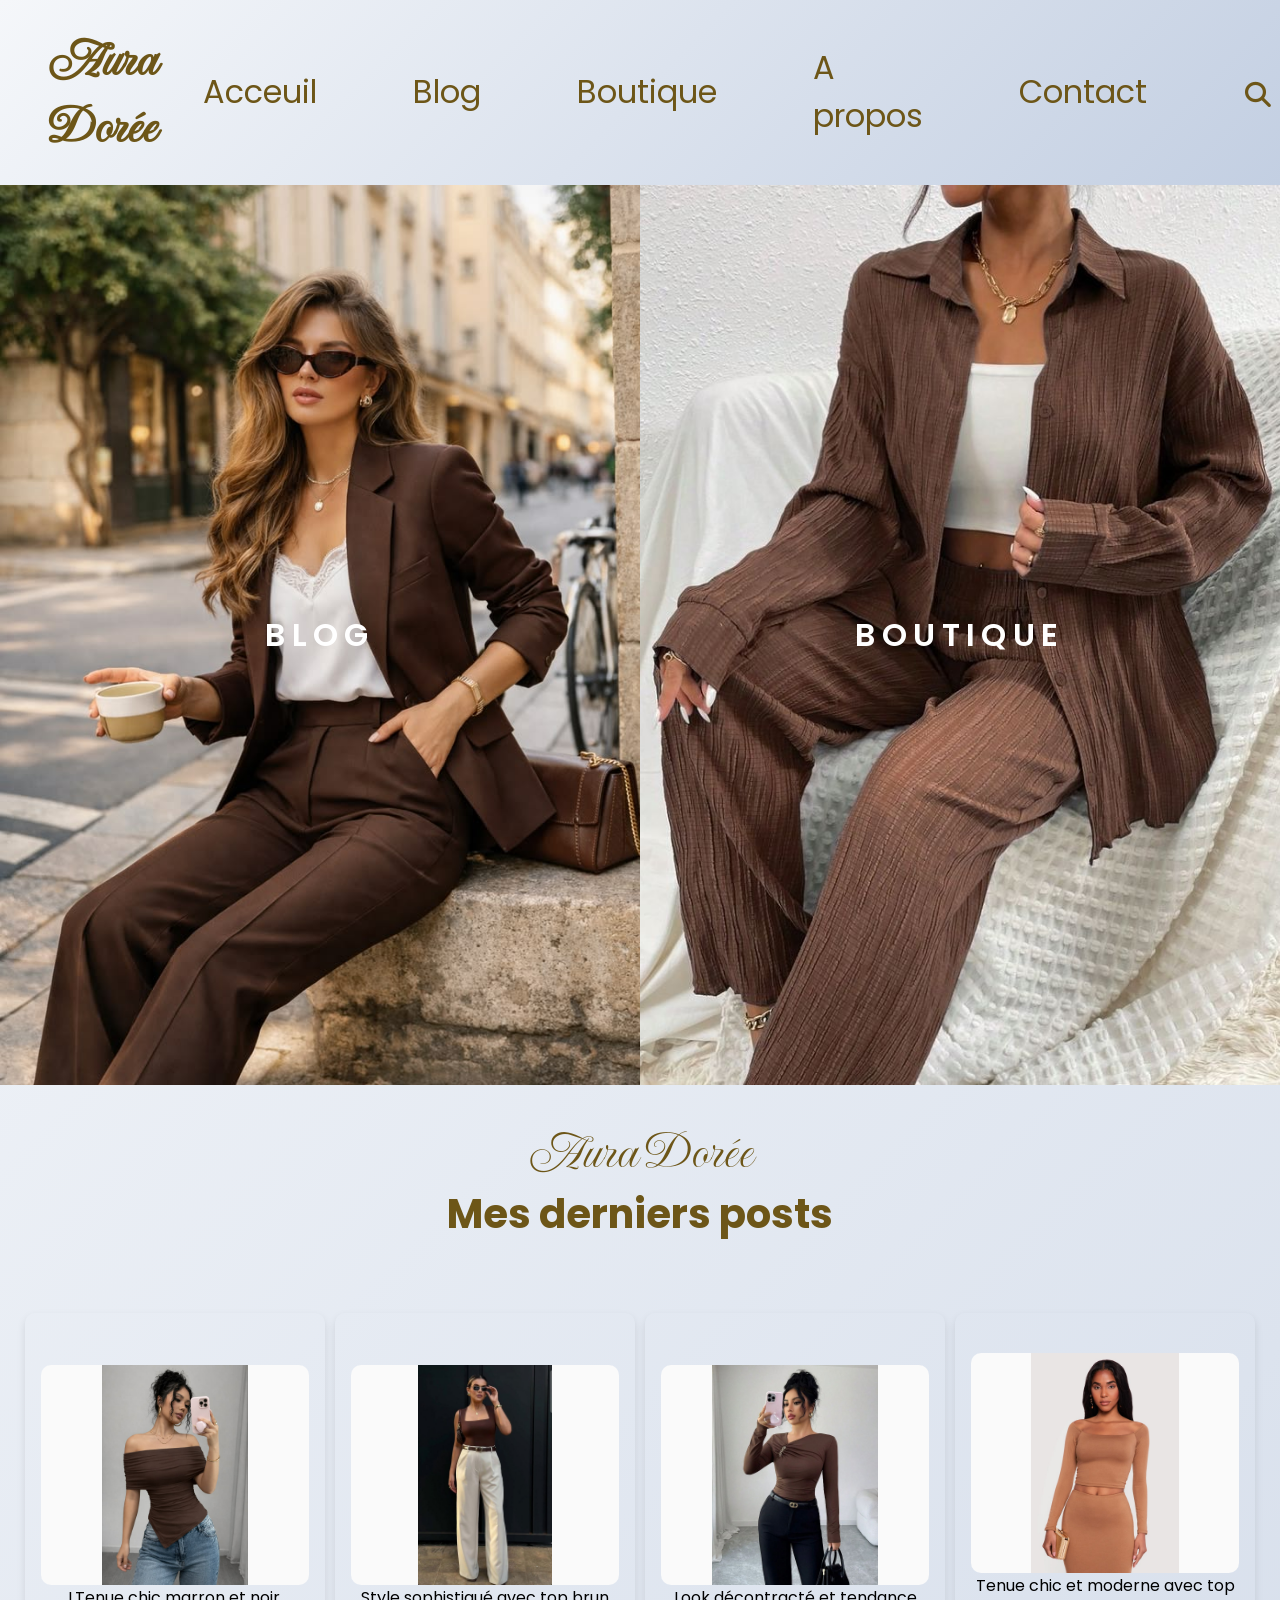
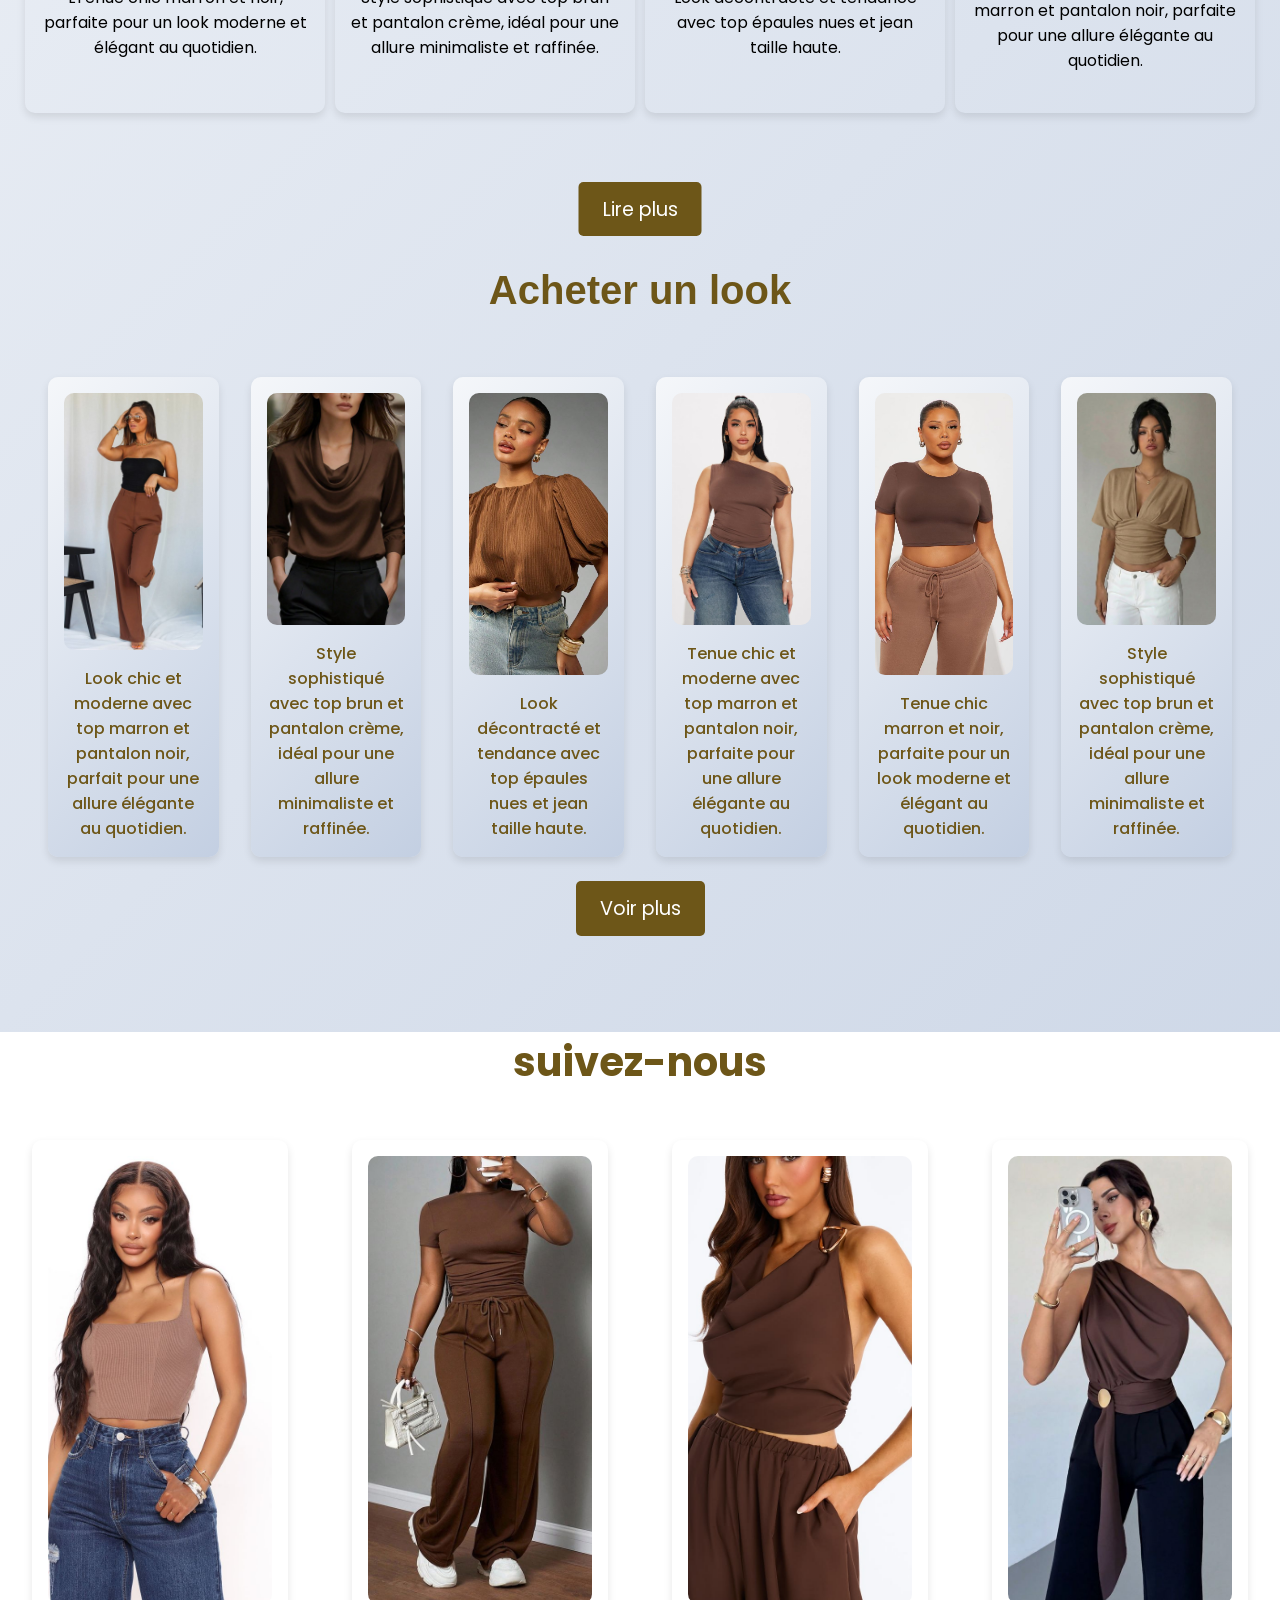
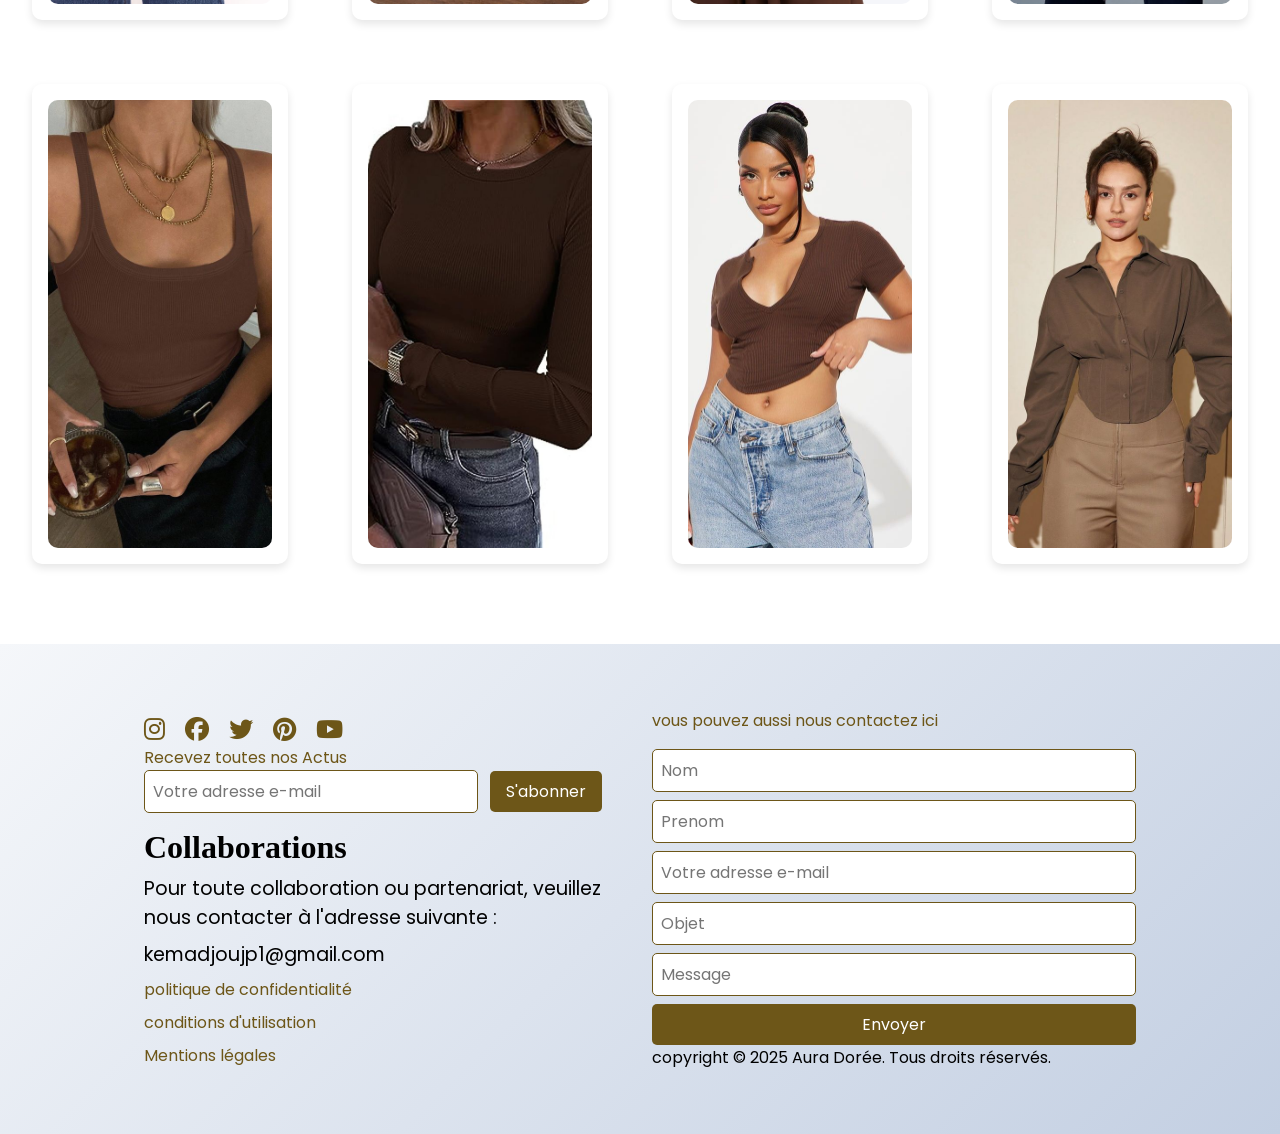
<file: projets/Aura-dor-e/index.html>
<!DOCTYPE html>
<html lang="de">
    <head>
        <title>Aura-dorée</title>
        <meta charset="UTF-8">
        <meta name="viewport" content="width=device-width, initial-scale=1">
        <link href="style.css" rel="stylesheet">
        <link rel="stylesheet" href="https://cdnjs.cloudflare.com/ajax/libs/font-awesome/6.4.0/css/all.min.css">
    </head>
    <body>
        <div id="header"></div>
        <header>
            <h1>Aura Dorée</h1>
            <div  class="menu">
                <ul>
                    <li><a href="#header">Acceuil</a></li>
                    <li><a href="blog.html">Blog</a></li>
                    <li><a href="boutique.html">Boutique</a></li>
                    <li><a href="a-propos.html">A propos</a></li>
                    <li><a href="#contact">Contact</a></li>
                    <li><i class="fa-solid fa-magnifying-glass"></i></li>
                    <li><a href="https://www.instagram.com" target="_blank"><i class="fab fa-instagram"></i></a>
                    <a href="https://www.facebook.com" target="_blank"><i class="fab fa-facebook"></i></a>
                    <a href="https://www.twitter.com" target="_blank"><i class="fab fa-twitter"></i></a>
                    <a href="https://www.pinterest.com" target="_blank"><i class="fab fa-pinterest"></i></a>
                    <a href="https://www.youtube.com" target="_blank"><i class="fab fa-youtube"></i></a></li>
                </ul>
            </div>
        </header>
        <main class="acceuil-main">
            <div class="bloc">
                <div class="flex blog">
                    <p>BLOG</p>
                </div>
                <div class="flex boutique">
                    <p>BOUTIQUE</p>
                </div>
            </div>
            <div class="text">
                <p class="logo">Aura Dorée</p>
                <p class="gros">Mes derniers posts</p>
            </div>
            <div class="trio">
                <div class="post">
                    <img src="images/1.jpeg" alt="Image 1">
                    <p>LTenue chic marron et noir, parfaite pour un look moderne et élégant au quotidien.</p>
                </div>
                <div class="post">
                    <img src="images/2.jpeg" alt="Image 2">
                    <p>Style sophistiqué avec top brun et pantalon crème, idéal pour une allure minimaliste et raffinée.</p>
                </div>
                <div class="post">
                    <img src="images/3.jpeg" alt="Image 3">
                    <p>Look décontracté et tendance avec top épaules nues et jean taille haute.</p>
                </div>
                <div class="post">
                    <img src="images/10.jpeg" alt="Image 4">
                    <p>Tenue chic et moderne avec top marron et pantalon noir, parfaite pour une allure élégante au quotidien.</p>
                </div>
            </div>
            <button class="lire">Lire plus</button>
            <p class="achat">Acheter un look</p>
            <div class="dernier">
                <div class="look">
                    <div class="card">
                        <img src="images/4.jpeg" alt="Look 1">
                        <p>Look chic et moderne avec top marron et pantalon noir, parfait pour une allure élégante au quotidien.</p>
                    </div>
                    <div class="card">
                        <img src="images/7.jpeg" alt="Look 2">
                        <p>Style sophistiqué avec top brun et pantalon crème, idéal pour une allure minimaliste et raffinée.</p>
                    </div>
                    <div class="card">
                        <img src="images/8.jpeg" alt="Look 3">
                        <p>Look décontracté et tendance avec top épaules nues et jean taille haute.</p>
                    </div>
                    <div class="card">
                        <img src="images/9.jpeg" alt="Look 4">
                        <p>Tenue chic et moderne avec top marron et pantalon noir, parfaite pour une allure élégante au quotidien.</p>
                    </div>
                    <div class="card">
                        <img src="images/11.jpeg" alt="Look 5">
                        <p>Tenue chic marron et noir, parfaite pour un look moderne et élégant au quotidien.</p>
                    </div>
                    <div class="card">
                        <img src="images/12.jpeg" alt="Look 6">
                        <p>Style sophistiqué avec top brun et pantalon crème, idéal pour une allure minimaliste et raffinée.</p>
                    </div>
                </div>
                <a href="boutique.html">Voir plus</a>
            </div>
            <div class="suivie">
                <p>suivez-nous</p>
                <div class="card">
                    <a href="https://www.instagram.com" target="_blank"><img src="images/13.jpeg"></a>
                </div>
                <div class="card">
                    <a href="https://www.instagram.com" target="_blank"><img src="images/14.jpeg"></a>
                </div>
                <div class="card">
                    <a href="https://www.instagram.com" target="_blank"><img src="images/15.jpeg"></a>
                </div>
                <div class="card">
                    <a href="https://www.instagram.com" target="_blank"><img src="images/16.jpeg"></a>
                </div>
                <div class="card">
                    <a href="https://www.instagram.com" target="_blank"><img src="images/17.jpeg"></a>
                </div>
                <div class="card">
                    <a href="https://www.instagram.com" target="_blank"><img src="images/18.jpeg"></a>
                </div>
                <div class="card">
                    <a href="https://www.instagram.com" target="_blank"><img src="images/19.jpeg"></a>
                </div>
                <div class="card">
                    <a href="https://www.instagram.com" target="_blank"><img src="images/20.jpeg"></a>
                </div>
            </div>
        </main>
        <footer id="contact">
            <div class="gauche">
                <div class="icone">
                    <a href="https://www.instagram.com" target="_blank"><i class="fab fa-instagram"></i></a>
                    <a href="https://www.facebook.com" target="_blank"><i class="fab fa-facebook"></i></a>
                    <a href="https://www.twitter.com" target="_blank"><i class="fab fa-twitter"></i></a>
                    <a href="https://www.pinterest.com" target="_blank"><i class="fab fa-pinterest"></i></a>
                    <a href="https://www.youtube.com" target="_blank"><i class="fab fa-youtube"></i></a>
                </div>
                <p>Recevez toutes nos Actus</p>
                <input type="email" placeholder="Votre adresse e-mail" required>
                <button>S'abonner</button>
                <h2>Collaborations</h2>
                <p class="pp">Pour toute collaboration ou partenariat, veuillez nous contacter à l'adresse suivante :</p>
                <a href="mailto:kemadjoujp1@gmail.com" target="_blank" class="lien-mail">kemadjoujp1@gmail.com</a><br>
                <a href="#">politique de confidentialité</a><br>
                <a href="#">conditions d'utilisation</a><br>
                <a href="#">Mentions légales</a>
            </div>
            <div class="droite">
                <p>vous pouvez aussi nous contactez ici</p>
                <form action="">
                    <input type="text" placeholder="Nom" required>
                    <input type="text" placeholder="Prenom" required>
                    <input type="email" name="email" id="email" placeholder="Votre adresse e-mail" required>
                    <input type="text" placeholder="Objet" required>
                    <input type="text" placeholder="Message" required>
                    <button>Envoyer</button>
                </form>
                copyright &copy; 2025 Aura Dorée. Tous droits réservés.
            </div>
        </footer>
    </body>
</html>
</file>
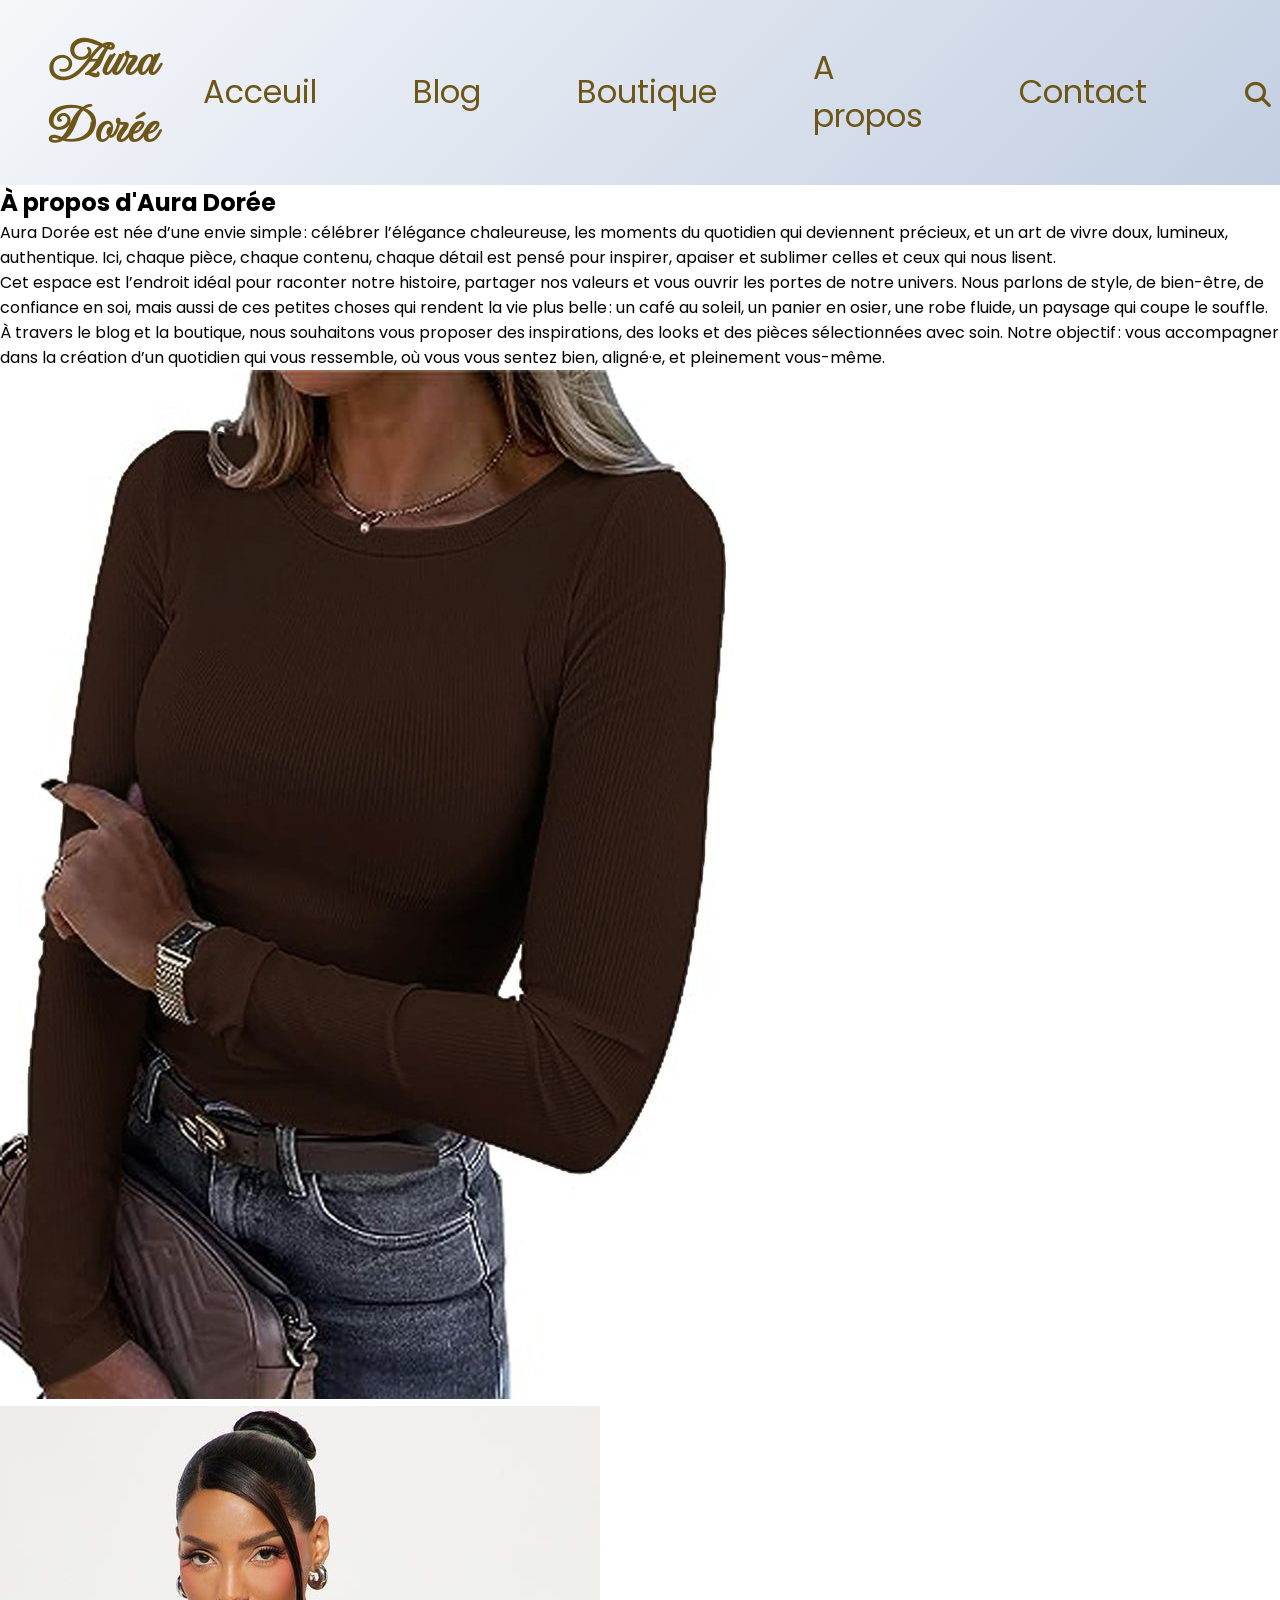
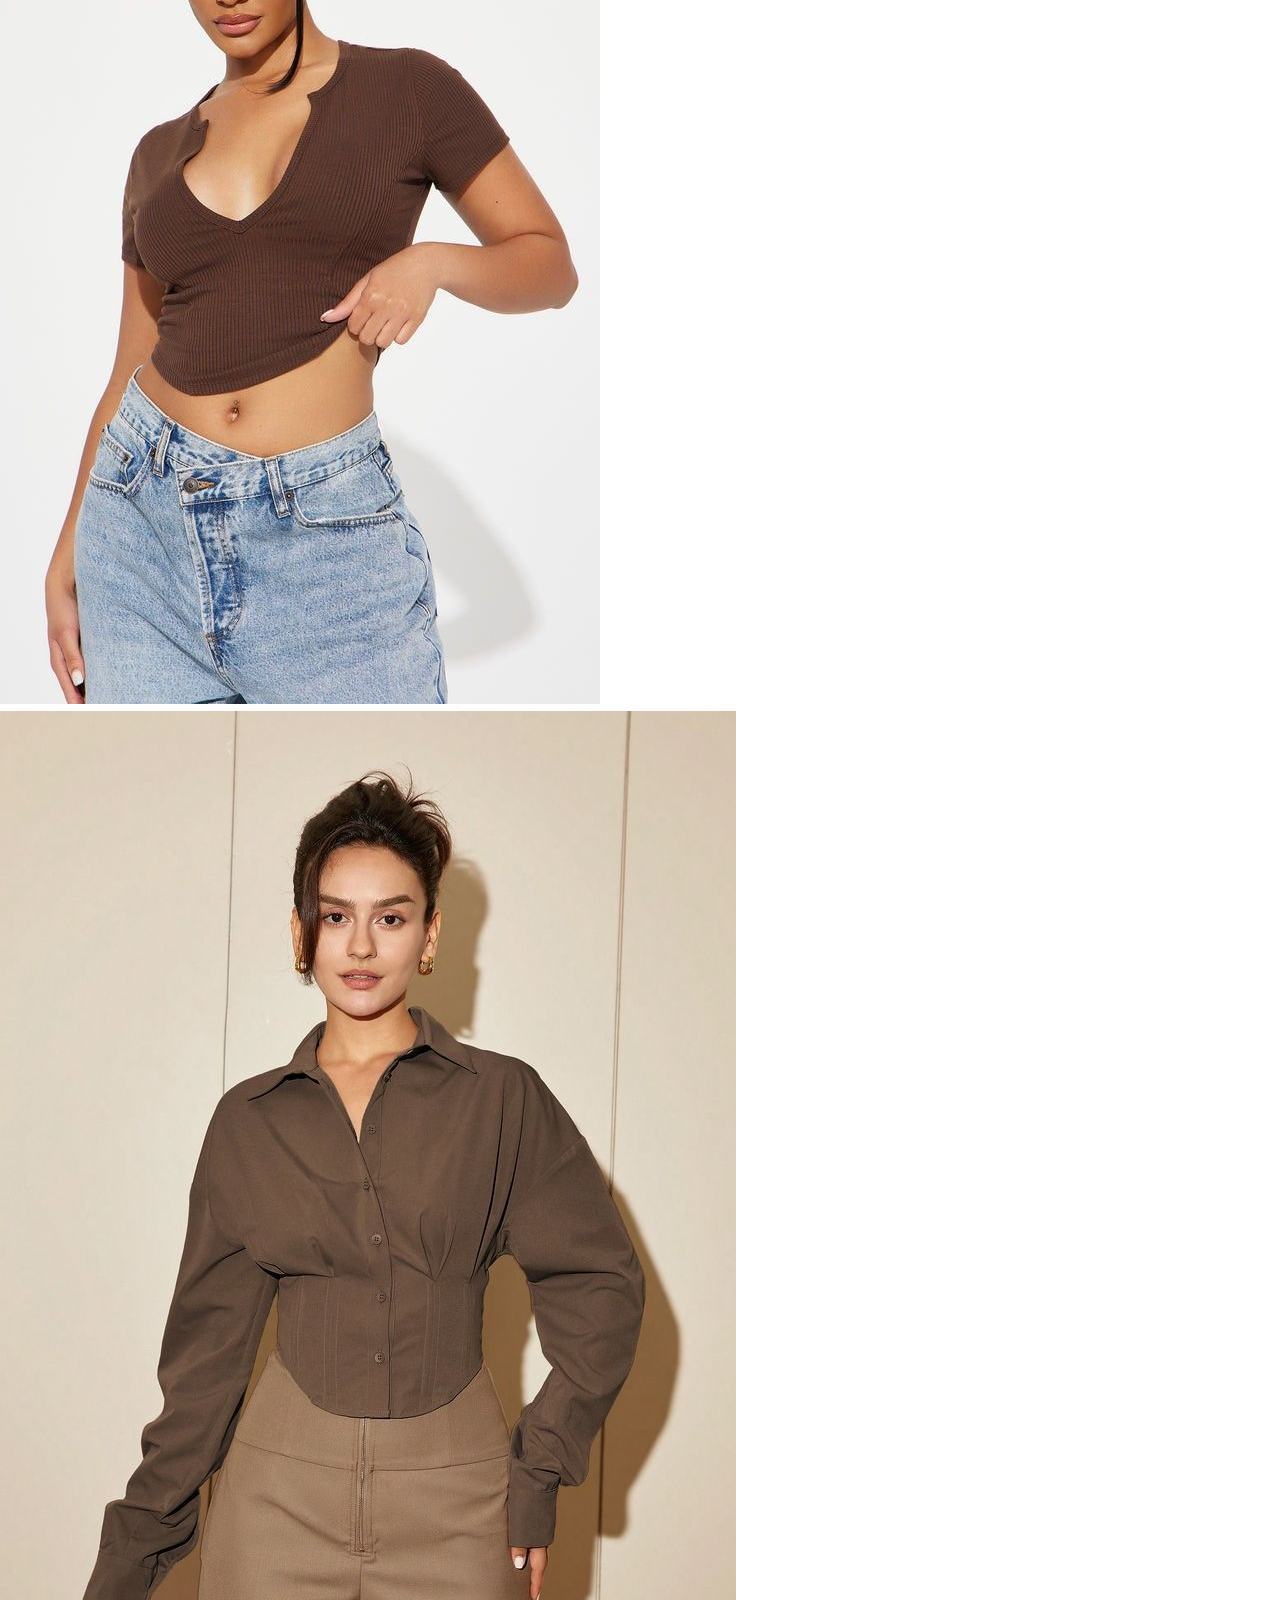
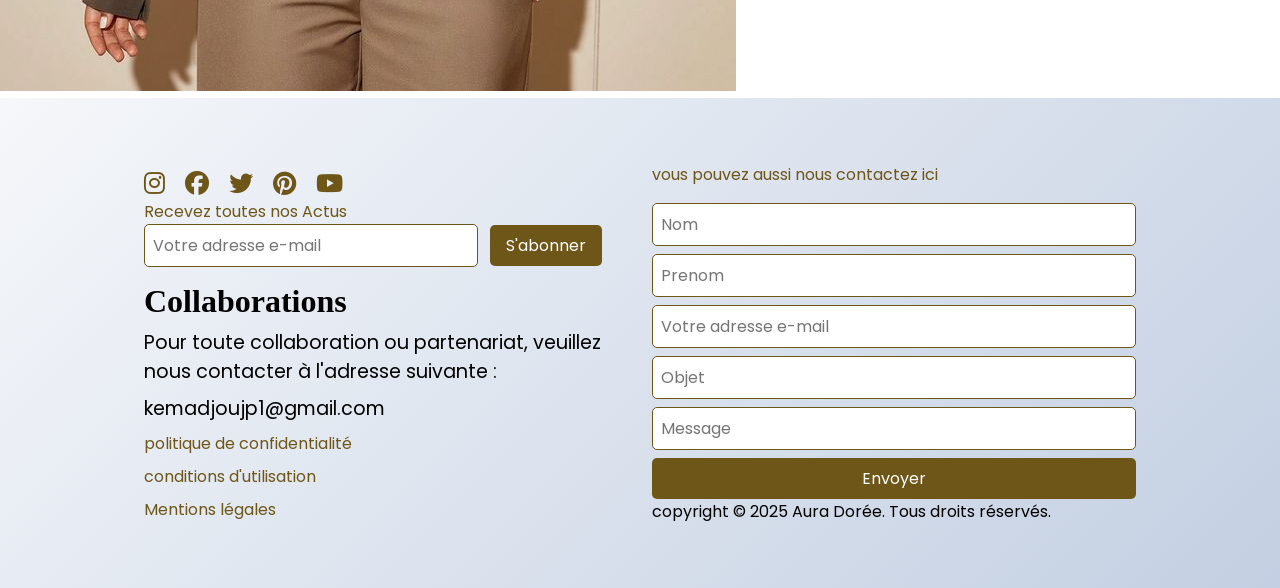
<file: projets/Aura-dor-e/a-propos.html>
<!DOCTYPE html>
<html lang="de">
    <head>
        <title>Aura-dorée</title>
        <meta charset="UTF-8">
        <meta name="viewport" content="width=device-width, initial-scale=1">
        <link href="style.css" rel="stylesheet">
        <link rel="stylesheet" href="https://cdnjs.cloudflare.com/ajax/libs/font-awesome/6.4.0/css/all.min.css">
    </head>
    <body>
        <div id="boutique"></div>
        <header>
            <h1>Aura Dorée</h1>
            <div  class="menu">
                <ul>
                    <li><a href="index.html">Acceuil</a></li>
                    <li><a href="blog.html">Blog</a></li>
                    <li><a href="#boutique">Boutique</a></li>
                    <li><a href="a-propos.html">A propos</a></li>
                    <li><a href="#contact">Contact</a></li>
                    <li><i class="fa-solid fa-magnifying-glass"></i></li>
                    <li><a href="https://www.instagram.com" target="_blank"><i class="fab fa-instagram"></i></a>
                    <a href="https://www.facebook.com" target="_blank"><i class="fab fa-facebook"></i></a>
                    <a href="https://www.twitter.com" target="_blank"><i class="fab fa-twitter"></i></a>
                    <a href="https://www.pinterest.com" target="_blank"><i class="fab fa-pinterest"></i></a>
                    <a href="https://www.youtube.com" target="_blank"><i class="fab fa-youtube"></i></a></li>
                </ul>
            </div>
        </header>
        <main class="main-apropos">
            <section class="apropos-wrapper">
                <div class="apropos-texte">
                    <h2>À propos d'Aura Dorée</h2>
                    <p>
                        Aura Dorée est née d’une envie simple : célébrer l’élégance chaleureuse, les moments du quotidien
                        qui deviennent précieux, et un art de vivre doux, lumineux, authentique. Ici, chaque pièce, chaque
                        contenu, chaque détail est pensé pour inspirer, apaiser et sublimer celles et ceux qui nous lisent.
                    </p>
                    <p>
                        Cet espace est l’endroit idéal pour raconter notre histoire, partager nos valeurs et vous ouvrir les
                        portes de notre univers. Nous parlons de style, de bien-être, de confiance en soi, mais aussi de
                        ces petites choses qui rendent la vie plus belle : un café au soleil, un panier en osier, une robe
                        fluide, un paysage qui coupe le souffle.
                    </p>
                    <p>
                        À travers le blog et la boutique, nous souhaitons vous proposer des inspirations, des looks et des
                        pièces sélectionnées avec soin. Notre objectif : vous accompagner dans la création d’un quotidien
                        qui vous ressemble, où vous vous sentez bien, aligné·e, et pleinement vous-même.
                    </p>
                </div>
                <div class="apropos-photos">
                    <div class="apropos-photo grande">
                        <img src="images/18.jpeg" alt="Portrait dans un intérieur chaleureux">
                    </div>
                    <div class="apropos-photo haute">
                        <img src="images/19.jpeg" alt="Silhouette face à un paysage côtier">
                    </div>
                    <div class="apropos-photo basse">
                        <img src="images/20.jpeg" alt="Moment détente sur une terrasse ensoleillée">
                    </div>
                </div>
            </section>
        </main>

        <footer id="contact">
            <div class="gauche">
                <div class="icone">
                    <a href="https://www.instagram.com" target="_blank"><i class="fab fa-instagram"></i></a>
                    <a href="https://www.facebook.com" target="_blank"><i class="fab fa-facebook"></i></a>
                    <a href="https://www.twitter.com" target="_blank"><i class="fab fa-twitter"></i></a>
                    <a href="https://www.pinterest.com" target="_blank"><i class="fab fa-pinterest"></i></a>
                    <a href="https://www.youtube.com" target="_blank"><i class="fab fa-youtube"></i></a>
                </div>
                <p>Recevez toutes nos Actus</p>
                <input type="email" placeholder="Votre adresse e-mail" required>
                <button>S'abonner</button>
                <h2>Collaborations</h2>
                <p class="pp">Pour toute collaboration ou partenariat, veuillez nous contacter à l'adresse suivante :</p>
                <a href="mailto:kemadjoujp1@gmail.com" target="_blank" class="lien-mail">kemadjoujp1@gmail.com</a><br>
                <a href="#">politique de confidentialité</a><br>
                <a href="#">conditions d'utilisation</a><br>
                <a href="#">Mentions légales</a>
            </div>
            <div class="droite">
                <p>vous pouvez aussi nous contactez ici</p>
                <form action="">
                    <input type="text" placeholder="Nom" required>
                    <input type="text" placeholder="Prenom" required>
                    <input type="email" name="email" id="email" placeholder="Votre adresse e-mail" required>
                    <input type="text" placeholder="Objet" required>
                    <input type="text" placeholder="Message" required>
                    <button>Envoyer</button>
                </form>
                copyright &copy; 2025 Aura Dorée. Tous droits réservés.
            </div>
        </footer>
    </body>
</html>
</file>
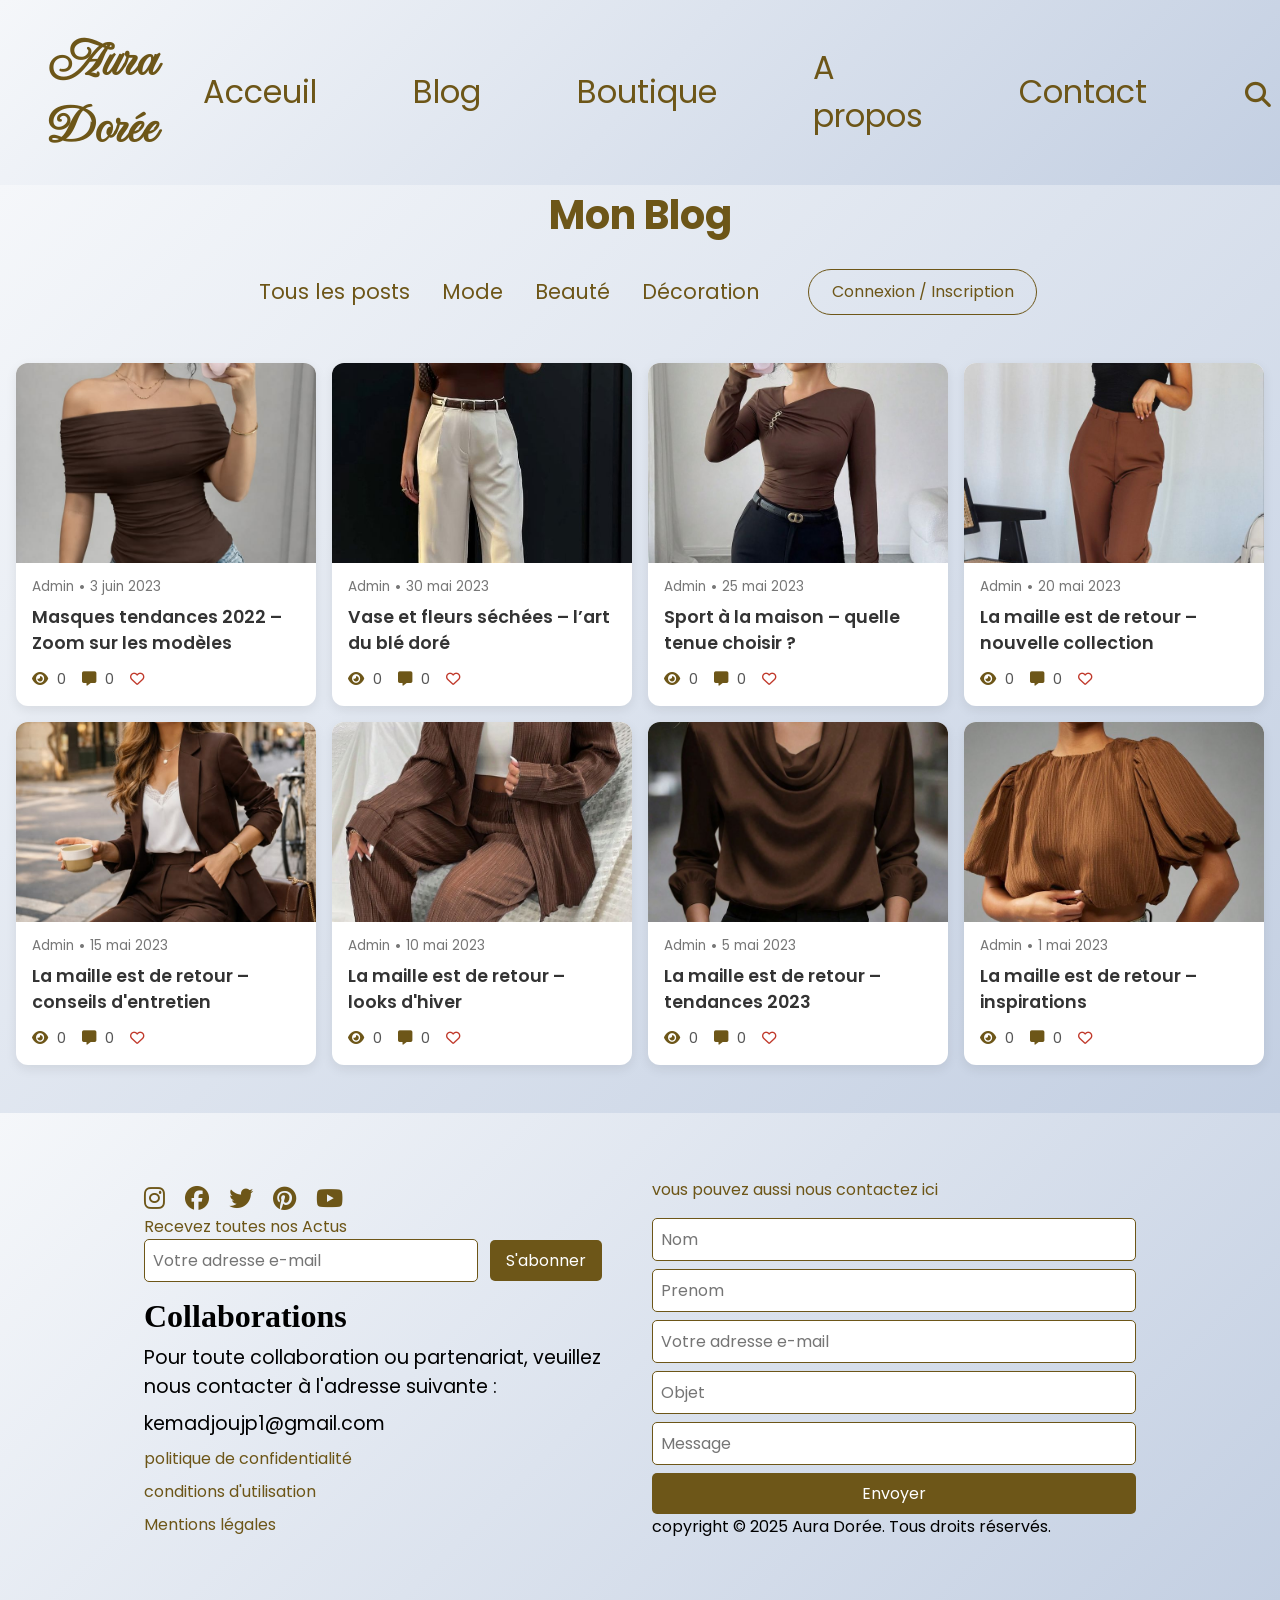
<file: projets/Aura-dor-e/blog.html>
<!DOCTYPE html>
<html lang="de">
    <head>
        <title>Aura-dorée</title>
        <meta charset="UTF-8">
        <meta name="viewport" content="width=device-width, initial-scale=1">
        <link href="style.css" rel="stylesheet">
        <link rel="stylesheet" href="https://cdnjs.cloudflare.com/ajax/libs/font-awesome/6.4.0/css/all.min.css">
    </head>
    <body>
        <div id="bloghaut"></div>
        <header>
            <h1>Aura Dorée</h1>
            <div  class="menu">
                <ul>
                    <li><a href="index.html">Acceuil</a></li>
                    <li><a href="#bloghaut">Blog</a></li>
                    <li><a href="boutique.html">Boutique</a></li>
                    <li><a href="a-propos.html">A propos</a></li>
                    <li><a href="#contact">Contact</a></li>
                    <li><i class="fa-solid fa-magnifying-glass"></i></li>
                    <li><a href="https://www.instagram.com" target="_blank"><i class="fab fa-instagram"></i></a>
                    <a href="https://www.facebook.com" target="_blank"><i class="fab fa-facebook"></i></a>
                    <a href="https://www.twitter.com" target="_blank"><i class="fab fa-twitter"></i></a>
                    <a href="https://www.pinterest.com" target="_blank"><i class="fab fa-pinterest"></i></a>
                    <a href="https://www.youtube.com" target="_blank"><i class="fab fa-youtube"></i></a></li>
                </ul>
            </div>
        </header>
        <main class="main-blog">
            <div class="blogg">
                <h2>Mon Blog</h2>
            </div>
            <div class="nav-blog">
                <ul>
                    <li><a href="#" target="_blank" rel="noopener noreferrer">Tous les posts</a></li>
                    <li><a href="#" target="_blank" rel="noopener noreferrer">Mode</a></li>
                    <li><a href="#" target="_blank" rel="noopener noreferrer">Beauté</a></li>
                    <li><a href="#" target="_blank" rel="noopener noreferrer">Décoration</a></li>
                </ul>
                <button class="btn-auth">Connexion / Inscription</button>
            </div>

            <div class="post-blog">
                <article class="post-card">
                    <div class="post-image">
                        <img src="images/1.jpeg" alt="Masques tendances 2022">
                    </div>
                    <div class="post-meta">
                        <span class="post-author">Admin</span>
                        <span class="post-dot">•</span>
                        <span class="post-date">3 juin 2023</span>
                    </div>
                    <h3 class="post-title">Masques tendances 2022 – Zoom sur les modèles</h3>
                    <div class="post-stats">
                        <span class="stat"><i class="fa-solid fa-eye"></i> 0</span>
                        <span class="stat"><i class="fa-solid fa-message"></i> 0</span>
                        <span class="stat"><i class="fa-regular fa-heart"></i></span>
                    </div>
                </article>
                <article class="post-card">
                    <div class="post-image">
                        <img src="images/2.jpeg" alt="Vase | fleurs séchées et blé doré">
                    </div>
                    <div class="post-meta">
                        <span class="post-author">Admin</span>
                        <span class="post-dot">•</span>
                        <span class="post-date">30 mai 2023</span>
                    </div>
                    <h3 class="post-title">Vase et fleurs séchées – l’art du blé doré</h3>
                    <div class="post-stats">
                        <span class="stat"><i class="fa-solid fa-eye"></i> 0</span>
                        <span class="stat"><i class="fa-solid fa-message"></i> 0</span>
                        <span class="stat"><i class="fa-regular fa-heart"></i></span>
                    </div>
                </article>
                <article class="post-card">
                    <div class="post-image">
                        <img src="images/3.jpeg" alt="Quelle tenue pour le sport à la maison ?">
                    </div>
                    <div class="post-meta">
                        <span class="post-author">Admin</span>
                        <span class="post-dot">•</span>
                        <span class="post-date">25 mai 2023</span>
                    </div>
                    <h3 class="post-title">Sport à la maison – quelle tenue choisir ?</h3>
                    <div class="post-stats">
                        <span class="stat"><i class="fa-solid fa-eye"></i> 0</span>
                        <span class="stat"><i class="fa-solid fa-message"></i> 0</span>
                        <span class="stat"><i class="fa-regular fa-heart"></i></span>
                    </div>
                </article>
                <article class="post-card">
                    <div class="post-image">
                        <img src="images/4.jpeg" alt="La maille est de retour">
                    </div>
                    <div class="post-meta">
                        <span class="post-author">Admin</span>
                        <span class="post-dot">•</span>
                        <span class="post-date">20 mai 2023</span>
                    </div>
                    <h3 class="post-title">La maille est de retour – nouvelle collection</h3>
                    <div class="post-stats">
                        <span class="stat"><i class="fa-solid fa-eye"></i> 0</span>
                        <span class="stat"><i class="fa-solid fa-message"></i> 0</span>
                        <span class="stat"><i class="fa-regular fa-heart"></i></span>
                    </div>
                </article>
                <article class="post-card">
                    <div class="post-image">
                        <img src="images/5.jpeg" alt="La maille est de retour">
                    </div>
                    <div class="post-meta">
                        <span class="post-author">Admin</span>
                        <span class="post-dot">•</span>
                        <span class="post-date">15 mai 2023</span>
                    </div>
                    <h3 class="post-title">La maille est de retour – conseils d'entretien</h3>
                    <div class="post-stats">
                        <span class="stat"><i class="fa-solid fa-eye"></i> 0</span>
                        <span class="stat"><i class="fa-solid fa-message"></i> 0</span>
                        <span class="stat"><i class="fa-regular fa-heart"></i></span>
                    </div>
                </article>
                <article class="post-card">
                    <div class="post-image">
                        <img src="images/6.jpeg" alt="La maille est de retour">
                    </div>
                    <div class="post-meta">
                        <span class="post-author">Admin</span>
                        <span class="post-dot">•</span>
                        <span class="post-date">10 mai 2023</span>
                    </div>
                    <h3 class="post-title">La maille est de retour – looks d'hiver</h3>
                    <div class="post-stats">
                        <span class="stat"><i class="fa-solid fa-eye"></i> 0</span>
                        <span class="stat"><i class="fa-solid fa-message"></i> 0</span>
                        <span class="stat"><i class="fa-regular fa-heart"></i></span>
                    </div>
                </article>
                <article class="post-card">
                    <div class="post-image">
                        <img src="images/7.jpeg" alt="La maille est de retour">
                    </div>
                    <div class="post-meta">
                        <span class="post-author">Admin</span>
                        <span class="post-dot">•</span>
                        <span class="post-date">5 mai 2023</span>
                    </div>
                    <h3 class="post-title">La maille est de retour – tendances 2023</h3>
                    <div class="post-stats">
                        <span class="stat"><i class="fa-solid fa-eye"></i> 0</span>
                        <span class="stat"><i class="fa-solid fa-message"></i> 0</span>
                        <span class="stat"><i class="fa-regular fa-heart"></i></span>
                    </div>
                </article>
                <article class="post-card">
                    <div class="post-image">
                        <img src="images/8.jpeg" alt="La maille est de retour">
                    </div>
                    <div class="post-meta">
                        <span class="post-author">Admin</span>
                        <span class="post-dot">•</span>
                        <span class="post-date">1 mai 2023</span>
                    </div>
                    <h3 class="post-title">La maille est de retour – inspirations</h3>
                    <div class="post-stats">
                        <span class="stat"><i class="fa-solid fa-eye"></i> 0</span>
                        <span class="stat"><i class="fa-solid fa-message"></i> 0</span>
                        <span class="stat"><i class="fa-regular fa-heart"></i></span>
                    </div>
             </div>
        </main>

        <footer id="contact">
            <div class="gauche">
                <div class="icone">
                    <a href="https://www.instagram.com" target="_blank"><i class="fab fa-instagram"></i></a>
                    <a href="https://www.facebook.com" target="_blank"><i class="fab fa-facebook"></i></a>
                    <a href="https://www.twitter.com" target="_blank"><i class="fab fa-twitter"></i></a>
                    <a href="https://www.pinterest.com" target="_blank"><i class="fab fa-pinterest"></i></a>
                    <a href="https://www.youtube.com" target="_blank"><i class="fab fa-youtube"></i></a>
                </div>
                <p>Recevez toutes nos Actus</p>
                <input type="email" placeholder="Votre adresse e-mail" required>
                <button>S'abonner</button>
                <h2>Collaborations</h2>
                <p class="pp">Pour toute collaboration ou partenariat, veuillez nous contacter à l'adresse suivante :</p>
                <a href="mailto:kemadjoujp1@gmail.com" target="_blank" class="lien-mail">kemadjoujp1@gmail.com</a><br>
                <a href="#">politique de confidentialité</a><br>
                <a href="#">conditions d'utilisation</a><br>
                <a href="#">Mentions légales</a>
            </div>
            <div class="droite">
                <p>vous pouvez aussi nous contactez ici</p>
                <form action="">
                    <input type="text" placeholder="Nom" required>
                    <input type="text" placeholder="Prenom" required>
                    <input type="email" name="email" id="email" placeholder="Votre adresse e-mail" required>
                    <input type="text" placeholder="Objet" required>
                    <input type="text" placeholder="Message" required>
                    <button>Envoyer</button>
                </form>
                copyright &copy; 2025 Aura Dorée. Tous droits réservés.
            </div>
        </footer>
    </body>
</html>
</file>
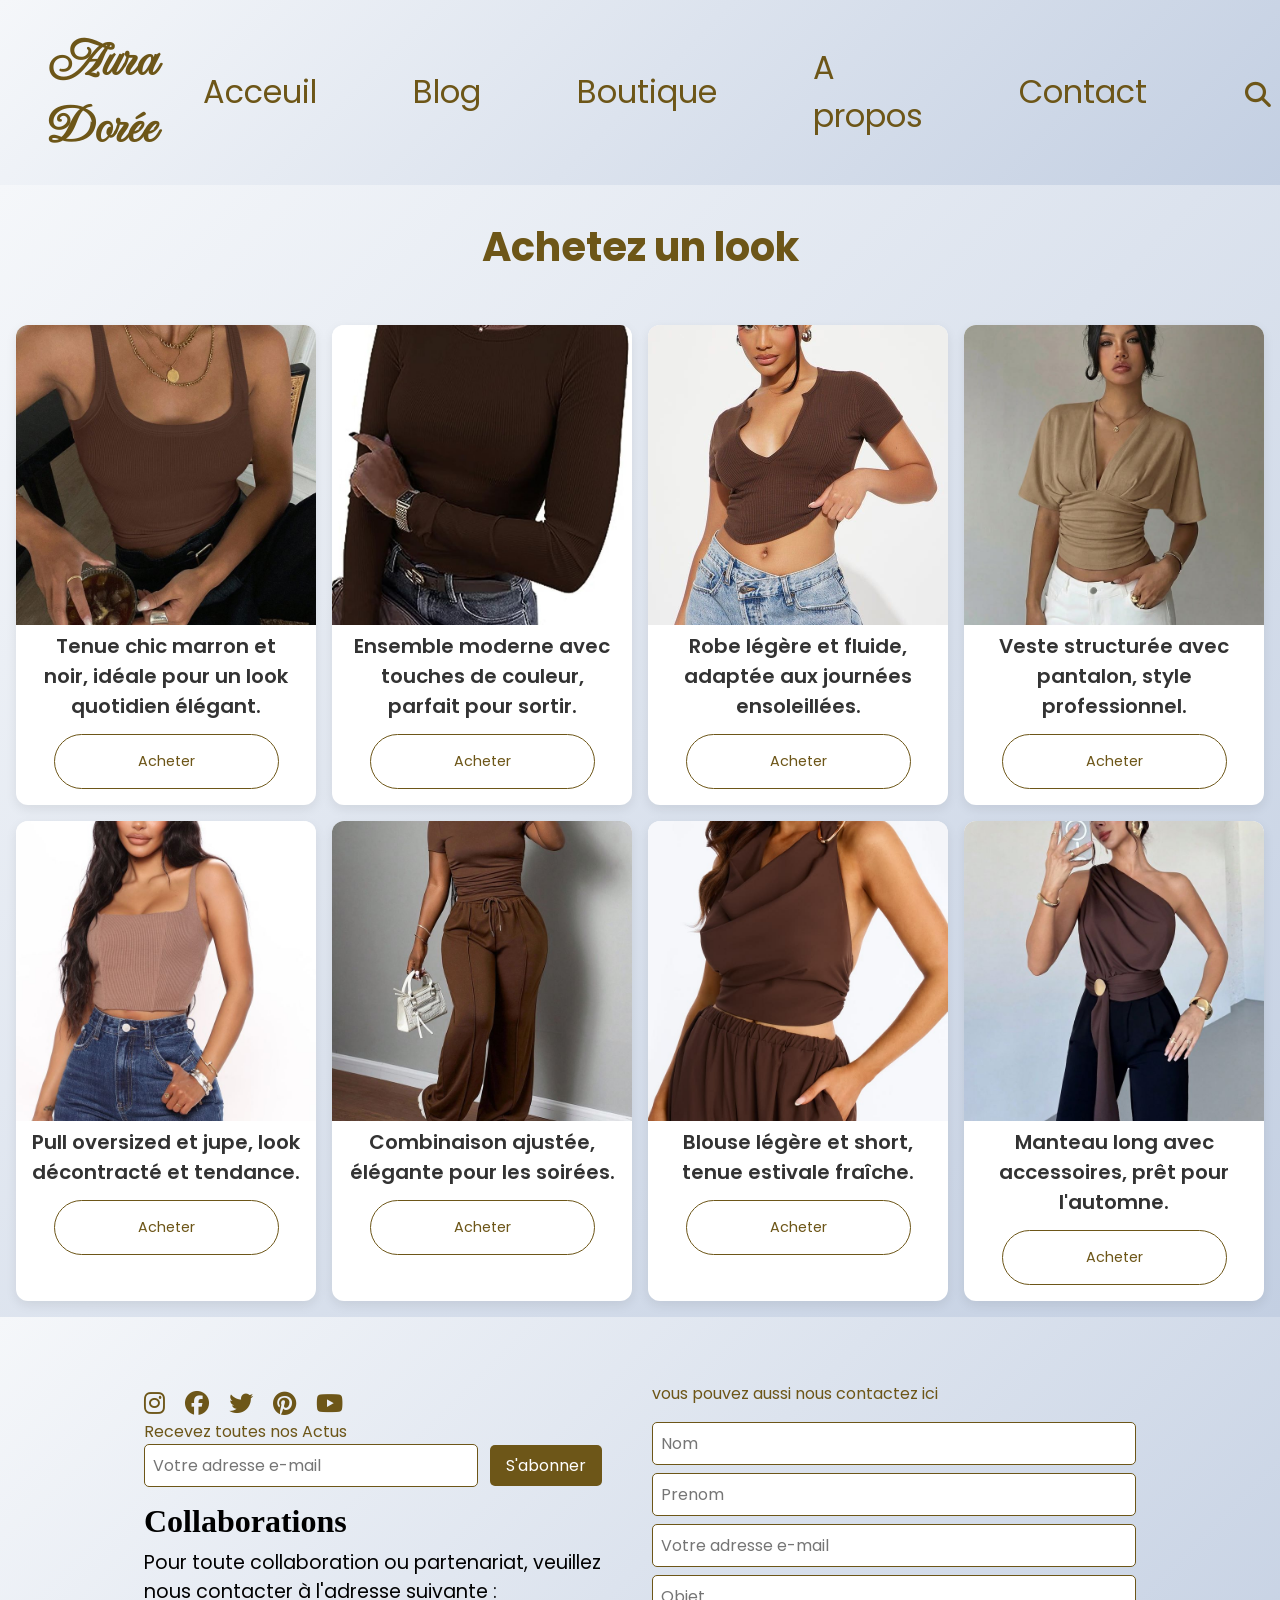
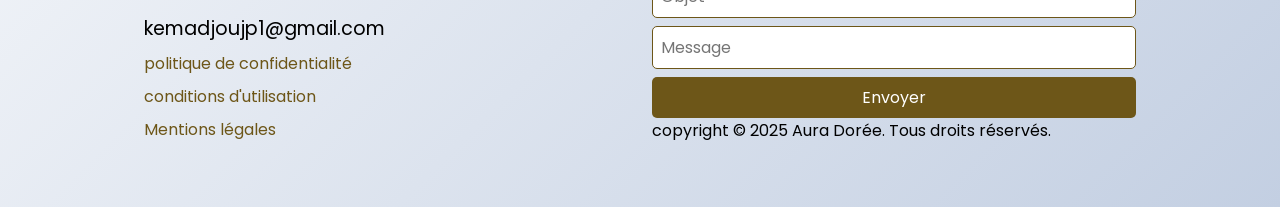
<file: projets/Aura-dor-e/boutique.html>
<!DOCTYPE html>
<html lang="de">
    <head>
        <title>Aura-dorée</title>
        <meta charset="UTF-8">
        <meta name="viewport" content="width=device-width, initial-scale=1">
        <link href="style.css" rel="stylesheet">
        <link rel="stylesheet" href="https://cdnjs.cloudflare.com/ajax/libs/font-awesome/6.4.0/css/all.min.css">
    </head>
    <body>
        <header>
            <h1>Aura Dorée</h1>
            <div  class="menu">
                <ul>
                    <li><a href="index.html">Acceuil</a></li>
                    <li><a href="blog.html">Blog</a></li>
                    <li><a href="boutique.html">Boutique</a></li>
                    <li><a href="a-propos.html">A propos</a></li>
                    <li><a href="#contact">Contact</a></li>
                    <li><i class="fa-solid fa-magnifying-glass"></i></li>
                    <li><a href="https://www.instagram.com" target="_blank"><i class="fab fa-instagram"></i></a>
                    <a href="https://www.facebook.com" target="_blank"><i class="fab fa-facebook"></i></a>
                    <a href="https://www.twitter.com" target="_blank"><i class="fab fa-twitter"></i></a>
                    <a href="https://www.pinterest.com" target="_blank"><i class="fab fa-pinterest"></i></a>
                    <a href="https://www.youtube.com" target="_blank"><i class="fab fa-youtube"></i></a></li>
                </ul>
            </div>
        </header>
        <main class="main-boutique">
            <div class="look">
                <h2>Achetez un look</h2>
            </div>
            <div class="achat">
                <div class="card-achat">
                    <img src="images/17.jpeg" alt="Image 1">
                    <p>Tenue chic marron et noir, idéale pour un look quotidien élégant.</p>
                    <button>Acheter</button>
                </div>
                <div class="card-achat">
                    <img src="images/18.jpeg" alt="Image 1">
                    <p>Ensemble moderne avec touches de couleur, parfait pour sortir.</p>
                    <button>Acheter</button>
                </div>
                <div class="card-achat">
                    <img src="images/19.jpeg" alt="Image 1">
                    <p>Robe légère et fluide, adaptée aux journées ensoleillées.</p>
                    <button>Acheter</button>
                </div>
                <div class="card-achat">
                    <img src="images/12.jpeg" alt="Image 1">
                    <p>Veste structurée avec pantalon, style professionnel.</p>
                    <button>Acheter</button>
                </div>
                <div class="card-achat">
                    <img src="images/13.jpeg" alt="Image 1">
                    <p>Pull oversized et jupe, look décontracté et tendance.</p>
                    <button>Acheter</button>
                </div>
                <div class="card-achat">
                    <img src="images/14.jpeg" alt="Image 1">
                    <p>Combinaison ajustée, élégante pour les soirées.</p>
                    <button>Acheter</button>
                </div>
                <div class="card-achat">
                    <img src="images/15.jpeg" alt="Image 1">
                    <p>Blouse légère et short, tenue estivale fraîche.</p>
                    <button>Acheter</button>
                </div>
                <div class="card-achat">
                    <img src="images/16.jpeg" alt="Image 1">
                    <p>Manteau long avec accessoires, prêt pour l'automne.</p>
                    <button>Acheter</button>
                </div>
            </div>
        </main>
        <footer id="contact">
            <div class="gauche">
                <div class="icone">
                    <a href="https://www.instagram.com" target="_blank"><i class="fab fa-instagram"></i></a>
                    <a href="https://www.facebook.com" target="_blank"><i class="fab fa-facebook"></i></a>
                    <a href="https://www.twitter.com" target="_blank"><i class="fab fa-twitter"></i></a>
                    <a href="https://www.pinterest.com" target="_blank"><i class="fab fa-pinterest"></i></a>
                    <a href="https://www.youtube.com" target="_blank"><i class="fab fa-youtube"></i></a>
                </div>
                <p>Recevez toutes nos Actus</p>
                <input type="email" placeholder="Votre adresse e-mail" required>
                <button>S'abonner</button>
                <h2>Collaborations</h2>
                <p class="pp">Pour toute collaboration ou partenariat, veuillez nous contacter à l'adresse suivante :</p>
                <a href="mailto:kemadjoujp1@gmail.com" target="_blank" class="lien-mail">kemadjoujp1@gmail.com</a><br>
                <a href="#">politique de confidentialité</a><br>
                <a href="#">conditions d'utilisation</a><br>
                <a href="#">Mentions légales</a>
            </div>
            <div class="droite">
                <p>vous pouvez aussi nous contactez ici</p>
                <form action="">
                    <input type="text" placeholder="Nom" required>
                    <input type="text" placeholder="Prenom" required>
                    <input type="email" name="email" id="email" placeholder="Votre adresse e-mail" required>
                    <input type="text" placeholder="Objet" required>
                    <input type="text" placeholder="Message" required>
                    <button>Envoyer</button>
                </form>
                copyright &copy; 2025 Aura Dorée. Tous droits réservés.
            </div>
        </footer>
    </body>
</html>
</file>
<file: projets/Aura-dor-e/style.css>
@import url('https://fonts.googleapis.com/css2?family=Imperial+Script&family=Poppins:ital,wght@0,100;0,200;0,300;0,400;0,500;0,600;0,700;0,800;0,900;1,100;1,200;1,300;1,400;1,500;1,600;1,700;1,800;1,900&family=Roboto:ital,wght@0,100..900;1,100..900&display=swap');
*{
    box-sizing: border-box;
    margin: 0;
    padding: 0;
    font-family: 'Poppins', sans-serif;
}
html {
    scroll-behavior: smooth;
}

header{
    display: flex;
    justify-content: space-between;
    align-items: center;
    padding: 1rem;
    width: 100%;
    background: linear-gradient(135deg, #f5f7fa 0%, #c3cfe2 100%);
    position: sticky;
    top: 0;
    z-index: 1000;
}
header h1{
    font-family: 'Imperial Script', cursive;
    font-size: 3.5em;
    color: #6d5618;
    margin-left: 2rem;
}
.menu{
    display: flex;
    align-items: center;
    justify-content: space-between;
}
.menu ul{
    display: flex;
    list-style: none;
    align-items: center;
}
.menu ul li{
    margin: 0 3rem;
}
.menu ul li a{
    text-decoration: none;
    color: #6d5618;
    font-size: 2em;
    transition: color 0.3s ease-in-out;
    position: relative;
    display: inline-block;
    padding: 0.08em 0;
}
.menu ul li a:hover{
    color: #947522;
}

.menu ul li a::before,
.menu ul li a::after{
    content: '';
    position: absolute;
    left: 0;
    right: 0;
    height: 3px;
    background: #a88525;
    transform: scaleX(0);
    transform-origin: center;
    transition: transform 0.35s cubic-bezier(.2,.9,.2,1);
    pointer-events: none;
}
.menu ul li a::before{
    top: -8px;
}
.menu ul li a::after{
    bottom: -8px;
}
.menu ul li a:hover::before,
.menu ul li a:hover::after{
    transform: scaleX(1);
}
.menu ul li.icon-search,
.menu ul li i{
    display: flex;
    align-items: center;
}

.menu ul li i.fa-magnifying-glass{
    font-size: 1.6em;
    color: #6d5618;
    transition: color 0.25s ease-in-out, transform 0.25s ease-in-out;
    margin-left: 0.1rem;
    transform: translateY(2px);
    cursor: pointer;
}
.menu ul li i.fa-magnifying-glass:hover{
    color: #a88524;
    transform: translateY(0);
}

/* social media icons in header */
.menu ul li a .fab {
    color: #000;
    font-size: 1.5rem;
    margin: 0 0.3rem;
    transition: color 0.3s ease-in-out;
}
.menu ul li a .fab:hover {
    color: #6d5618;
}

.acceuil-main{
    background: linear-gradient(135deg, #f5f7fa 0%, #c3cfe2 100%);
    min-height: 80vh;
    width: 100%;
}
.acceuil-main .bloc{
    display: flex;
    width: 100%;
    height: 100vh;
    font-family: 'Poppins', sans-serif;
}
.acceuil-main .bloc .flex{
    position: relative;
    flex: 1;
    display: flex;
    align-items: center;
    justify-content: center;
    text-decoration: none;
    color: #ffffff;
    letter-spacing: 0.2em;
    font-size: 2rem;
    font-weight: 600;
    transition: transform 0.4s ease, filter 0.4s ease;
}
.acceuil-main .bloc .blog{
    background-image: url("images/5.jpeg");
    background-size: cover;
    background-position: center;
}
.acceuil-main .bloc .boutique{
    background-image: url("images/6.jpeg");
    background-size: cover;
    background-position: center;
}
.acceuil-main .text{
    width: 100%;
    text-align: center;
    margin-top: 2rem;
}
.acceuil-main .text p{
    font-size: 3.5em;
    color: #6d5618;
    font-weight: 500;
    font-family: 'Imperial Script', cursive;

}
.acceuil-main .text .gros{
    font-size: 2.5em;
    color: #6d5618;
    font-weight: 700;
    font-family: poppins, sans-serif;
}
.trio{
    display: flex;
    justify-content: center;
    align-items: center;
    margin: 4rem 0;
    width: 100%;
}
.trio .post{
    width: 300px;
    height: 400px;
    margin: 0 1rem;
    border-radius: 10px;
    box-shadow: 0 4px 8px rgba(0,0,0,0.1);
    display: flex;
    flex-direction: column;
    align-items: center;
    justify-content: center;
    text-align: center;
    padding: 1rem;
    margin: 5px;
    overflow: hidden;
}
.trio .post img{
    width: 100%;
    height: 220px;
    object-fit: contain;
    border-radius: 10px;
    background-color: #fafafa;
}
.lire{
    background-color: #6d5618;
    color: #fff;
    border: none;
    padding: 0.8rem 1.5rem;
    font-size: 1.2em;
    border-radius: 5px;
    cursor: pointer;
    transition: background-color 0.3s ease-in-out, transform 0.3s ease-in-out;
    margin-left: 50%;
    transform: translateX(-50%);
}
.lire:hover{
    background-color: #8f7120;
    transform: translateX(-50%) scale(1.05);
}
.achat{
    text-align: center;
    font: 2.5em sans-serif;
    color: #6d5618;
    font-weight: 700;
    margin-top: 2rem;
}
.dernier{
    padding: 2rem;
    text-align: center;
    width: 100%;
}
.dernier .look{
    display: flex;
    justify-content: space-around;
    align-items: center;
    margin-top: 2rem;
    width: 100%;
}
.dernier .look .card{
    width: 15%;
    height: 480px;
    background: linear-gradient(135deg, #f5f7fa 0%, #c3cfe2 100%);
    border-radius: 10px;
    box-shadow: 0 4px 8px rgba(0,0,0,0.1);
    display: flex;
    flex-direction: column;
    align-items: center;
    justify-content: center;
    text-align: center;
    padding: 1rem;
    margin: 0 1rem;
}
.dernier .look .card img{
    width: 100%;
    height: 100%;
    object-fit: cover;
    border-radius: 10px;

}
.dernier .look .card p{
    margin-top: 1rem;
    font-size: 1em;
    color: #6d5618;
    font-weight: 500;
}
.dernier a{
    padding: 0.8rem 1.5rem;
    font-size: 1.2em;
    color: #fff;
    text-decoration: none;
    background-color: #6d5618;
    border-radius: 5px;
    display: inline-block;
    margin-top: 24px;
    cursor: pointer;
    transition: background-color 0.3s ease-in-out, transform 0.3s ease-in-out;
}
.dernier a:hover{
    background-color: #8f7120;
    transform: scale(1.05);
}
.suivie {
    background-color: #fff;
    display: flex;
    flex-wrap: wrap;
    justify-content: center;
    align-items: center;
    margin: 4rem 0;
    width: 100%;
    gap: 2rem;
}
.suivie p{
    width: 100%;
    text-align: center;
    font-size: 2.5em;
    color: #6d5618;
    font-weight: 700;
}
.suivie .card{
    width: 20%;
    height: 480px;
    border-radius: 10px;
    box-shadow: 0 4px 8px rgba(0,0,0,0.1);
    display: flex;
    flex-direction: column;
    align-items: center;
    justify-content: center;
    text-align: center;
    padding: 1rem;
    margin: 1rem;
    overflow: hidden;
}
.suivie .card a{
    width: 100%;
    height: 100%;
    display: flex;
    align-items: center;
    justify-content: center;
}
.suivie .card img{
    width: 100%;
    height: 100%;
    object-fit: cover;
    border-radius: 10px;
}
footer{
    background: linear-gradient(135deg, #f5f7fa 0%, #c3cfe2 100%);
    display: flex;
    justify-content: space-between;
    align-items: center;
    padding: 1rem;
    width: 100%;
}
footer .gauche{
    display : inline-block;
    margin: 48px 12px 48px 128px;
    width: 768px;
}
footer .gauche i{
    font-size: 1.5em;
    color: #6d5618;
    margin-right: 1rem;
    transition: color 0.3s ease-in-out, transform 0.3s ease-in-out;
    cursor: pointer;
}
footer .gauche i:hover{
    color: #a88524;
    transform: scale(1.2);
}
footer .gauche p{
    font-size: 1em;
    color: #6d5618;
}
footer .gauche input{
    padding: 0.5rem;
    font-size: 1em;
    border: 1px solid #6d5618;
    border-radius: 5px;
}
footer .gauche button{
    padding: 0.5rem 1rem;
    font-size: 1em;
    color: #fff;
    background-color: #6d5618;
    border: none;
    border-radius: 5px;
    margin-left: 0.5rem;
    cursor: pointer;
    transition: background-color 0.3s ease-in-out, transform 0.3s ease-in-out;
}
footer .gauche button:hover{
    background-color: #8f7120;
    transform: scale(1.05);
}
footer .gauche h2{
    font-size: 2rem;
    color: #000000;
    margin-top: 1rem;
    font-family: 'Times New Roman', Times, serif;
}
footer .gauche .pp{
    font-size: 1.2em;
    color: #020202;
    margin-top: 0.5rem;
}
footer .gauche .lien-mail{
    font-size: 1.2em;
    color: #000000;
    text-decoration: none;
    display: inline-block;
    transition: color 0.3s ease-in-out;
}
footer .gauche .lien-mail:hover{
    color: #a88524;
}
footer .gauche a{
    font-size: 1em;
    color: #6d5618;
    text-decoration: none;
    display: inline-block;
    margin-top: 0.5rem;
    transition: color 0.3s ease-in-out;
}
footer .gauche a:hover{
    color: #a88524; 
}

footer .droite{
    display : inline-block;
    margin: 48px 128px 48px 12px;
    width: 768px;
}
footer .droite p{
    font-size: 1em;
    color: #6d5618;
    margin-bottom: 1rem;
}
footer .droite form{
    display: flex;
    flex-direction: column;
    gap: 0.5rem;
}
footer .droite form input{
    padding: 0.5rem;    
    font-size: 1em;
    border: 1px solid #6d5618;
    border-radius: 5px;
}
footer .droite form button{
    padding: 0.5rem 1rem;
    font-size: 1em; 
    color: #fff;
    background-color: #6d5618;
    border: none;
    border-radius: 5px;
    cursor: pointer;
    transition: background-color 0.3s ease-in-out, transform 0.3s ease-in-out;
}
footer .droite form button:hover{
    background-color: #8f7120;      
    transform: scale(1.05);
}/* NAV BLOG + BOUTON CONNEXION */
.main-blog .nav-blog{
    display: flex;
    justify-content: center;
    align-items: center;
    width: 100%;
    gap: 2rem;
    margin-top: 1.5rem;
}

.main-blog .nav-blog ul{
    display: flex;
    list-style: none;
    align-items: center;
}

.main-blog .nav-blog a{
    font-size: 1.3em;
    color: #6d5618;
    text-decoration: none;
    margin: 0 1rem;
    transition: color 0.3s ease-in-out;
}

.main-blog .nav-blog a:hover{
    color: #a88524;
}

.btn-auth{
    padding: 0.6rem 1.4rem;
    font-size: 1em;
    border-radius: 999px;
    border: 1px solid #6d5618;
    background-color: transparent;
    color: #6d5618;
    cursor: pointer;
    transition: background-color 0.3s ease-in-out, color 0.3s ease-in-out, transform 0.3s ease-in-out;
}
.btn-auth:hover{
    background-color: #6d5618;
    color: #fff;
    transform: translateY(-1px);
}
/*Blog-page*/
.main-blog{
    background: linear-gradient(135deg, #f5f7fa 0%, #c3cfe2 100%);
    min-height: 80vh;
    width: 100%;
}
.main-blog .blogg h2{
    font-size: 2.5em;
    color: #6d5618;
    font-weight: 700;
    text-align: center;
}
.main-blog .nav-blog{
    display: flex;
    justify-content: center;
    align-items: center;
    width: 100%;
    gap: 2rem;
    margin-top: 1.5rem;
}
.main-blog .nav-blog ul{
    display: flex;
    list-style: none;
    align-items: center;
}
.main-blog .nav-blog a{
    font-size: 1.3em;
    color: #6d5618;
    text-decoration: none;
    margin: 0 1rem;
    transition: color 0.3s ease-in-out;
}
.main-blog .nav-blog a:hover{
    color: #a88524;
}
.main-blog .post-blog{
    display: grid;
    grid-template-columns: repeat(4, 1fr);
    gap: 1rem;
    padding: 3rem 1rem;
}
.post-card{
    background-color: #ffffff;
    border-radius: 12px;
    box-shadow: 0 4px 12px rgba(0,0,0,0.08);
    overflow: hidden;
    display: flex;
    flex-direction: column;
    padding-bottom: 1rem;
    transition: transform 0.25s ease, box-shadow 0.25s ease;
}
.post-card:hover{
    transform: translateY(-4px);
    box-shadow: 0 8px 18px rgba(0,0,0,0.12);
}
.post-image{
    width: 100%;
    height: 200px;
    overflow: hidden;
}
.post-image img{
    width: 100%;
    height: 100%;
    object-fit: cover;
}
.post-meta{
    display: flex;
    align-items: center;
    font-size: 0.85em;
    color: #777;
    padding: 0.8rem 1rem 0 1rem;
    gap: 0.3rem;
}
.post-dot{
    font-size: 1.1em;
}
.post-title{
    font-size: 1.1em;
    font-weight: 600;
    color: #333;
    padding: 0.4rem 1rem 0.8rem 1rem;
}
.post-stats{
    display: flex;
    align-items: center;
    justify-content: flex-start;
    gap: 1rem;
    padding: 0 1rem;
    font-size: 0.9em;
    color: #555;
}
.post-stats .stat i{
    margin-right: 0.3rem;
    color: #6d5618;
}
.post-stats .stat:last-child i{
    color: #c0392b;
}

/* Boutique page */
.main-boutique{
    background: linear-gradient(135deg, #f5f7fa 0%, #c3cfe2 100%);
    min-height: 80vh;
    width: 100%;
}
.main-boutique .look h2{
    font-size: 2.5em;
    color: #6d5618;
    font-weight: 700;
    text-align: center;
    padding-top: 2rem;
}
.main-boutique .achat{
    text-align: center;
    color: #6d5618;
    margin-top: 2rem;
    display: grid;
    grid-template-columns: repeat(4, 1fr);
    gap: 1rem;
    padding: 1rem;
}
.main-boutique .achat .card-achat{
    background-color: #ffffff;
    border-radius: 12px;
    box-shadow: 0 4px 12px rgba(0,0,0,0.08);
    overflow: hidden;
    display: flex;
    flex-direction: column;
    padding-bottom: 1rem;
    transition: transform 0.25s ease, box-shadow 0.25s ease;
}
.main-boutique .achat .card:hover{
    transform: translateY(-4px);    
    box-shadow: 0 8px 18px rgba(0,0,0,0.12);
}
.main-boutique .achat .card-achat img{
    width: 100%;
    height: 300px;
    object-fit: cover;
}
.main-boutique .achat .card-achat p{
    font-size: 0.5em;
    font-weight: 600;
    color: #333;
    padding: 0.4rem 1rem 0.8rem 1rem
}
.main-boutique .achat .card-achat button{
    padding: 1rem 1.5rem;
    font-size: 0.9rem;
    border-radius: 999px;
    border: 1px solid #6d5618;
    background-color: transparent;
    color: #6d5618;
    cursor: pointer;
    transition: background-color 0.3s ease-in-out, color 0.3s ease-in-out, transform 0.3s ease-in-out;
    width: 75%;
    margin: 0 auto;
}
.main-boutique .achat .card-achat button:hover{
    background-color: #6d5618;
    color: #fff;
    transform: translateY(-1px);
}
</file>
